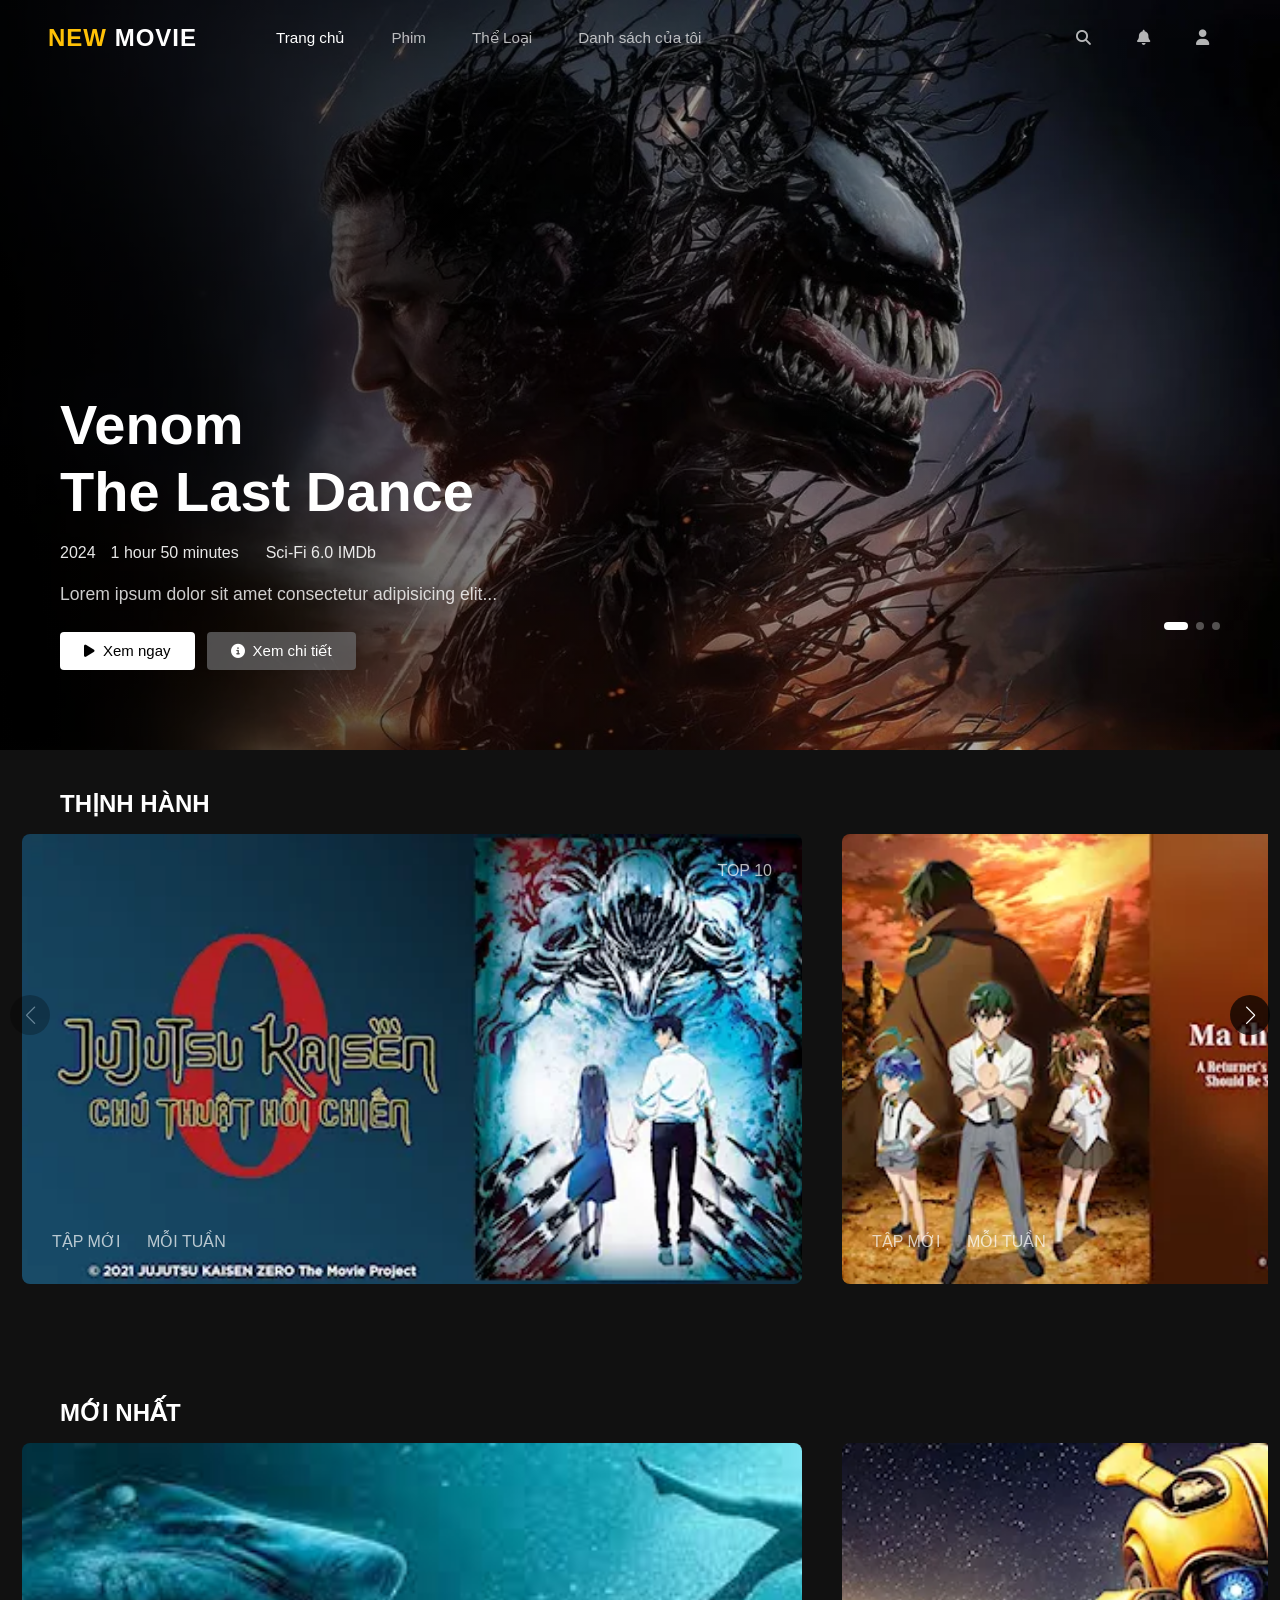
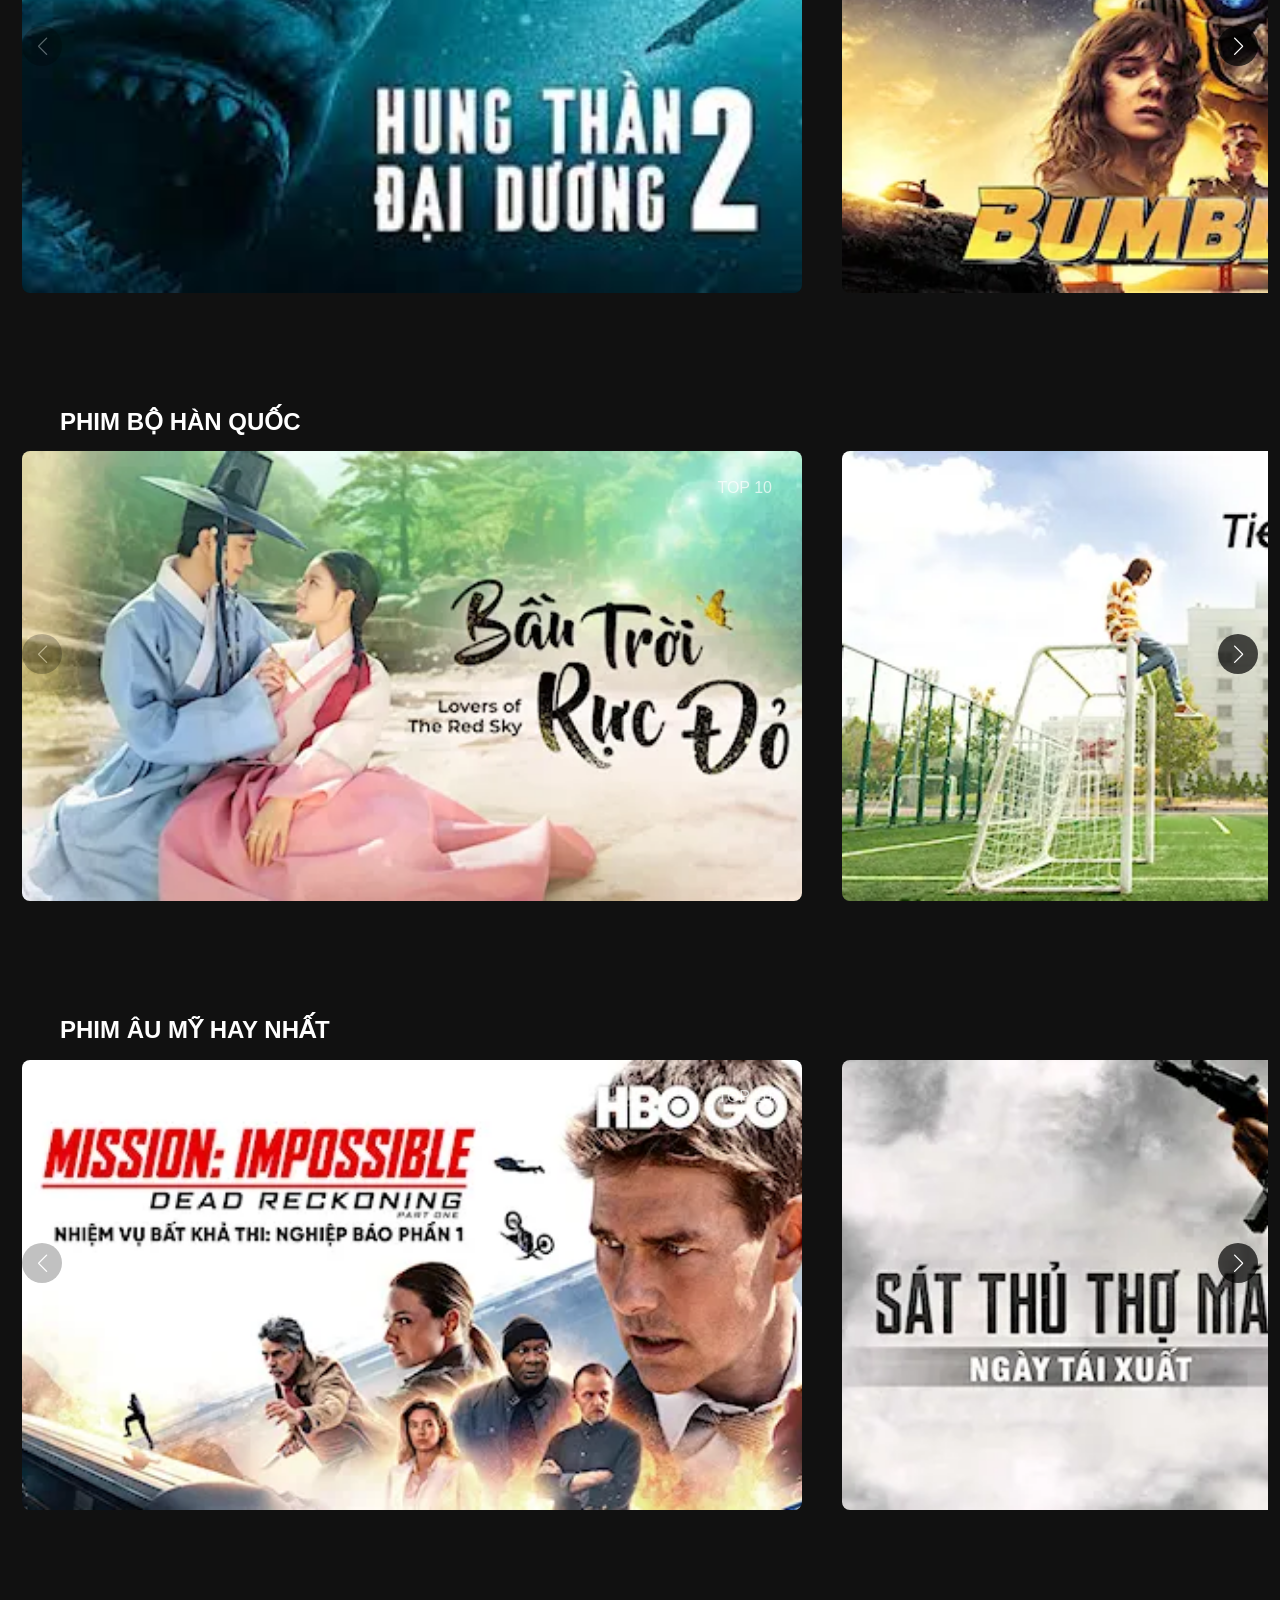
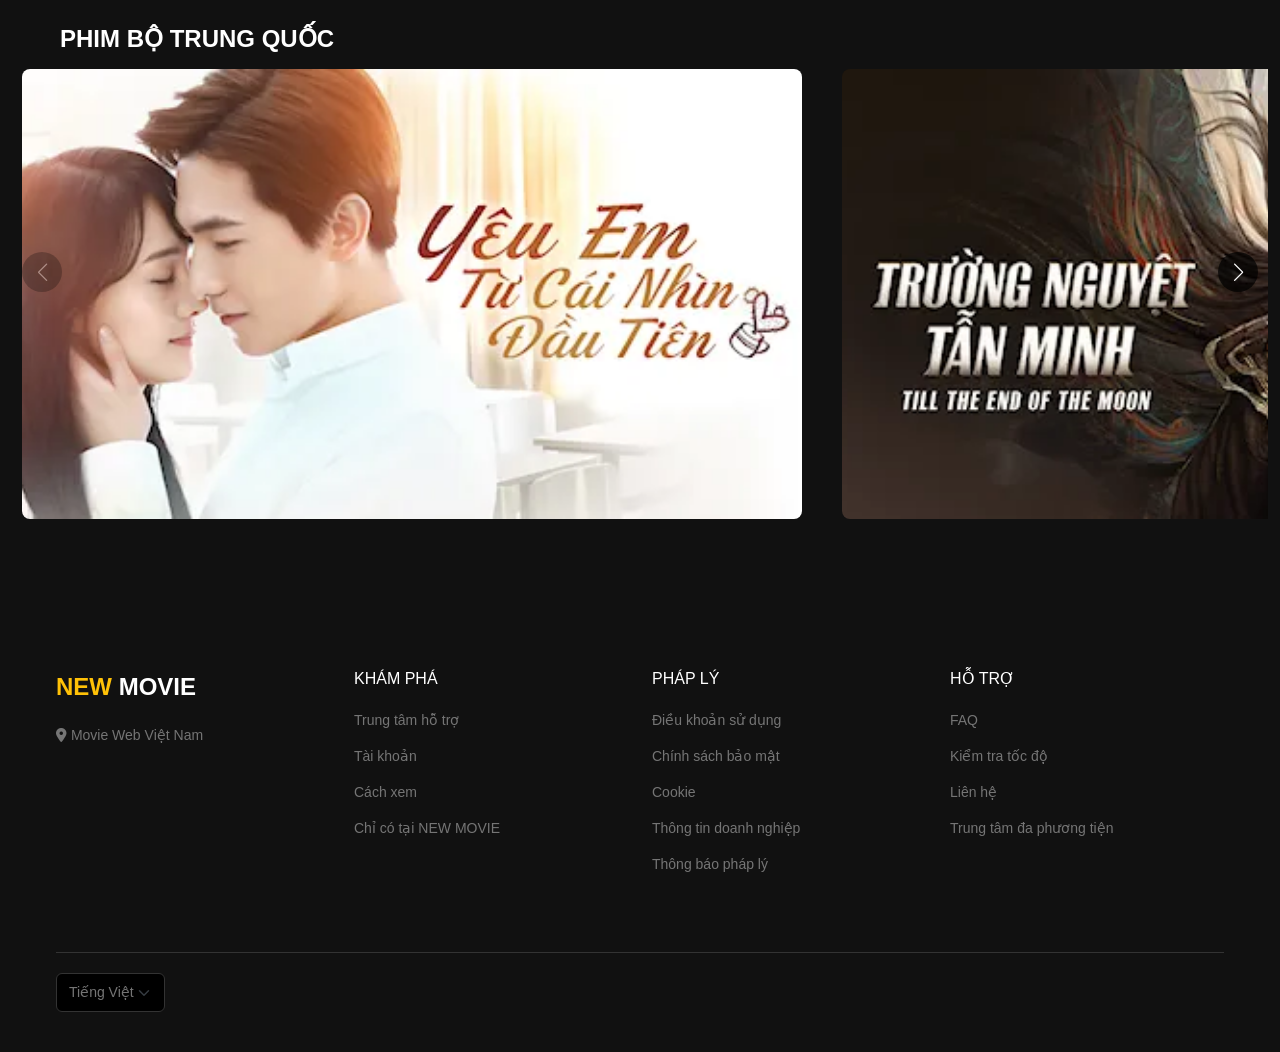
<file: html/index.html>
<!DOCTYPE html>
<html lang="vi">
  <head>
    <meta charset="UTF-8" />
    <meta name="viewport" content="width=device-width, initial-scale=1" />
    <title>Phim Spider Man</title>
    <link
      href="https://cdn.jsdelivr.net/npm/bootstrap@5.3.3/dist/css/bootstrap.min.css"
      rel="stylesheet"
    />
    <link
      rel="stylesheet"
      href="https://cdn.jsdelivr.net/npm/swiper@9/swiper-bundle.min.css"
    />
    <link
      rel="stylesheet"
      href="https://cdnjs.cloudflare.com/ajax/libs/font-awesome/6.5.0/css/all.min.css"
    />
    <link rel="stylesheet" href="../assets/css/reset.css" />
    <link rel="stylesheet" href="../assets/css/base.css" />
    <link rel="stylesheet" href="../assets/css/styles.css" />
  </head>
  <body>
    <!-- Header/Navbar -->
    <header class="navbar navbar-expand-lg navbar-dark fixed-top">
      <div class="container-fluid px-5">
        <a class="navbar-brand fw-bold text-warning" href="#">
          NEW <span class="text-white">MOVIE</span>
        </a>

        <div class="collapse navbar-collapse" id="navbarNav">
          <ul class="navbar-nav main-nav">
            <li class="nav-item">
              <a class="nav-link active" href="#">Trang chủ</a>
            </li>
            <li class="nav-item">
              <a class="nav-link" href="movie.html">Phim</a>
            </li>
            <li class="nav-item">
              <a class="nav-link" href="#">Thể Loại</a>
            </li>
            <li class="nav-item">
              <a class="nav-link" href="mylist.html">Danh sách của tôi</a>
            </li>
          </ul>

          <ul class="navbar-nav ms-auto">
            <li class="nav-item">
              <a class="nav-link" href="#"><i class="fas fa-search"></i></a>
            </li>
            <li class="nav-item">
              <a class="nav-link" href="#"><i class="fas fa-bell"></i></a>
            </li>
            <li class="nav-item">
              <a class="nav-link" href="login.html"><i class="fas fa-user"></i></a>
            </li>
          </ul>
        </div>
      </div>
    </header>

    <!-- Login Modal -->
    <div class="modal fade" id="loginModal" tabindex="-1">
      <div class="modal-dialog modal-dialog-centered">
        <div class="modal-content auth-form">
          <div class="modal-header border-0">
            <h1>Đăng nhập</h1>
            <button
              type="button"
              class="btn-close btn-close-white"
              data-bs-dismiss="modal"
            ></button>
          </div>
          <div class="modal-body">
            <form>
              <div class="form-group">
                <label for="email">Email hoặc số điện thoại</label>
                <input
                  type="text"
                  class="form-control"
                  id="email"
                  placeholder="Nhập email hoặc số điện thoại"
                />
              </div>

              <div class="form-group">
                <label for="password">Mật khẩu</label>
                <input
                  type="password"
                  class="form-control"
                  id="password"
                  placeholder="Nhập mật khẩu"
                />
              </div>

              <div class="form-check">
                <div>
                  <input type="checkbox" id="remember" />
                  <label for="remember">Ghi nhớ đăng nhập</label>
                </div>
                <a href="#">Quên mật khẩu?</a>
              </div>

              <button type="submit" class="btn-submit">Đăng nhập</button>

              <div class="auth-footer">
                Bạn chưa có tài khoản?
                <a
                  href="#"
                  data-bs-toggle="modal"
                  data-bs-target="#registerModal"
                  data-bs-dismiss="modal"
                  >Đăng ký ngay</a
                >
              </div>
            </form>
          </div>
        </div>
      </div>
    </div>

    <!-- Register Modal -->
    <div class="modal fade" id="registerModal" tabindex="-1">
      <div class="modal-dialog modal-dialog-centered">
        <div class="modal-content auth-form">
          <div class="modal-header border-0">
            <h1>Đăng ký</h1>
            <button
              type="button"
              class="btn-close btn-close-white"
              data-bs-dismiss="modal"
            ></button>
          </div>
          <div class="modal-body">
            <form>
              <div class="form-group">
                <label for="reg-fullname">Họ và tên</label>
                <input
                  type="text"
                  class="form-control"
                  id="reg-fullname"
                  placeholder="Nhập họ và tên"
                />
              </div>
              <div class="form-group">
                <label for="reg-email">Email</label>
                <input
                  type="email"
                  class="form-control"
                  id="reg-email"
                  placeholder="Nhập địa chỉ email"
                />
              </div>
              <div class="form-group">
                <label for="reg-phone">Số điện thoại</label>
                <input
                  type="tel"
                  class="form-control"
                  id="reg-phone"
                  placeholder="Nhập số điện thoại"
                />
              </div>
              <div class="form-group">
                <label for="reg-password">Mật khẩu</label>
                <input
                  type="password"
                  class="form-control"
                  id="reg-password"
                  placeholder="Nhập mật khẩu"
                />
              </div>
              <div class="form-group">
                <label for="reg-confirm-password">Xác nhận mật khẩu</label>
                <input
                  type="password"
                  class="form-control"
                  id="reg-confirm-password"
                  placeholder="Nhập lại mật khẩu"
                />
              </div>
              <div class="form-check">
                <div>
                  <input type="checkbox" id="reg-terms" />
                  <label for="reg-terms"
                    >Tôi đồng ý với điều khoản sử dụng</label
                  >
                </div>
              </div>
              <button type="submit" class="btn-submit">Đăng ký</button>

              <div class="auth-footer">
                Đã có tài khoản?
                <a
                  href="#"
                  data-bs-toggle="modal"
                  data-bs-target="#loginModal"
                  data-bs-dismiss="modal"
                  >Đăng nhập ngay</a
                >
              </div>
            </form>
          </div>
        </div>
      </div>
    </div>

    <!-- Movie Banner Section -->
    <section class="movie-banner">
      <div class="movie-slider">
        <div
          class="movie-content active"
          style="background-image: url('../assets/images/venom-bg.webp')"
        >
          <h1>Venom<br />The Last Dance</h1>
          <div class="movie-meta">
            <span class="year">2024</span>
            <span class="duration">1 hour 50 minutes</span>
            <span class="badge">Sci-Fi 6.0 IMDb</span>
          </div>
          <p>Lorem ipsum dolor sit amet consectetur adipisicing elit...</p>
          <div class="movie-buttons">
            <button class="btn btn-light btn-play">
              <i class="fas fa-play"></i>Xem ngay
            </button>
            <button class="btn btn-secondary btn-trailer">
              <i class="fas fa-info-circle"></i>Xem chi tiết
            </button>
          </div>
        </div>

        <div
          class="movie-content"
          style="background-image: url('../assets/images/movie-02.jpg')"
        >
          <h1>Interstellar</h1>
          <div class="movie-meta">
            <span class="year">2014</span>
            <span class="duration">2 hour 49 minutes</span>
            <span class="badge">Sci-Fi 8.7 IMDb</span>
          </div>
          <p>Lorem ipsum dolor sit amet consectetur adipisicing elit...</p>
          <div class="movie-buttons">
            <button class="btn btn-light btn-play">
              <i class="fas fa-play"></i>Xem ngay
            </button>
            <button class="btn btn-secondary btn-trailer">
              <i class="fas fa-info-circle"></i>Xem chi tiết
            </button>
          </div>
        </div>

        <div
          class="movie-content"
          style="background-image: url('../assets/images/movie-03.jpg')"
        >
          <h1>Spider-Man<br />No Way Home</h1>
          <div class="movie-meta">
            <span class="year">2021</span>
            <span class="duration">2 hour 28 minutes</span>
            <span class="badge">Action 8.3 IMDb</span>
          </div>
          <p>Lorem ipsum dolor sit amet consectetur adipisicing elit...</p>
          <div class="movie-buttons">
            <button class="btn btn-light btn-play">
              <i class="fas fa-play"></i>Xem ngay
            </button>
            <button class="btn btn-secondary btn-trailer">
              <i class="fas fa-info-circle"></i>Xem chi tiết
            </button>
          </div>
        </div>
      </div>

      <div class="movie-dots">
        <span class="dot active"></span>
        <span class="dot"></span>
        <span class="dot"></span>
      </div>
    </section>

    <!-- Movie Sections -->
    <section class="movie-poster-slider">
      <h2>THỊNH HÀNH</h2>
      <div class="container-fluid">
        <div class="swiper mySwiper">
          <div class="swiper-wrapper">
            <div class="swiper-slide">
              <div class="top-badge">TOP 10</div>
              <img src="../assets/images/anime-01.webp" alt="Movie 1" />
              <div class="episode-badge">TẬP MỚI</div>
              <div class="update-badge">MỖI TUẦN</div>
            </div>
            <div class="swiper-slide">
              <div class="top-badge">TOP 10</div>
              <img src="../assets/images/anime-02.webp" alt="Movie 2" />
              <div class="episode-badge">TẬP MỚI</div>
              <div class="update-badge">MỖI TUẦN</div>
            </div>
            <div class="swiper-slide">
              <div class="top-badge">TOP 10</div>
              <img src="../assets/images/anime-03.webp" alt="Movie 3" />
              <div class="episode-badge">TẬP MỚI</div>
              <div class="update-badge">MỖI TUẦN</div>
            </div>
            <div class="swiper-slide">
              <div class="top-badge">TOP 10</div>
              <img src="../assets/images/anime-04.webp" alt="Movie 4" />
              <div class="episode-badge">TẬP MỚI</div>
              <div class="update-badge">MỖI TUẦN</div>
            </div>
            <div class="swiper-slide">
              <div class="top-badge">TOP 10</div>
              <img src="../assets/images/anime-05.webp" alt="Movie 5" />
              <div class="episode-badge">TẬP MỚI</div>
              <div class="update-badge">MỖI TUẦN</div>
            </div>
            <div class="swiper-slide">
              <div class="top-badge">TOP 10</div>
              <img src="../assets/images/anime-06.webp" alt="Movie 6" />
              <div class="episode-badge">TẬP MỚI</div>
              <div class="update-badge">MỖI TUẦN</div>
            </div>
            </div>
          </div>
          <div class="swiper-button-next"></div>
          <div class="swiper-button-prev"></div>
        </div>
      </div>
    </section>

    <section class="movie-poster-slider">
      <h2>MỚI NHẤT</h2>
      <div class="container-fluid">
        <div class="swiper mySwiper">
          <div class="swiper-wrapper">
            <div class="swiper-slide">
              <img src="../assets/images/new-01.jpg" alt="Movie 1" />
            </div>
            <div class="swiper-slide">
              <img src="../assets/images/new-02.webp" alt="Movie 2" />
            </div>
            <div class="swiper-slide">
              <img src="../assets/images/new-03.webp" alt="Movie 3" />
            </div>
            <div class="swiper-slide">
              <img src="../assets/images/new-04.webp" alt="Movie 4" />
            </div>
            <div class="swiper-slide">
              <img src="../assets/images/new-05.webp" alt="Movie 5" />
            </div>
            <div class="swiper-slide">
              <img src="../assets/images/new-06.webp" alt="Movie 6" />
            </div>
          </div>
          <div class="swiper-button-next"></div>
          <div class="swiper-button-prev"></div>
        </div>
      </div>
    </section>

    <section class="movie-poster-slider">
      <h2>PHIM BỘ HÀN QUỐC</h2>
      <div class="container-fluid">
        <div class="swiper mySwiper">
          <div class="swiper-wrapper">
            <div class="swiper-slide">
              <div class="top-badge">TOP 10</div>
              <img src="../assets/images/hq-01.webp" alt="Movie 1" />
            </div>
            <div class="swiper-slide">
              <div class="top-badge">TOP 10</div>
              <img src="../assets/images/hq-02.webp" alt="Movie 2" />
            </div>
            <div class="swiper-slide">
              <div class="top-badge">TOP 10</div>
              <img src="../assets/images/hq-03.webp" alt="Movie 3" />
            </div>
            <div class="swiper-slide">
              <div class="top-badge">TOP 10</div>
              <img src="../assets/images/hq-04.webp" alt="Movie 4" />
            </div>
            <div class="swiper-slide">
              <div class="top-badge">TOP 10</div>
              <img src="../assets/images/hq-05.webp" alt="Movie 5" />
            </div>
            <div class="swiper-slide">
              <div class="top-badge">TOP 10</div>
              <img src="../assets/images/hq-06.webp" alt="Movie 6" />
            </div>
            <div class="swiper-slide">
              <div class="top-badge">TOP 10</div>
              <img src="../assets/images/hq-07.webp" alt="Movie 7" />
            </div>
          </div>
          <div class="swiper-button-next"></div>
          <div class="swiper-button-prev"></div>
        </div>
      </div>
    </section>

    <section class="movie-poster-slider">
      <h2>PHIM ÂU MỸ HAY NHẤT</h2>
      <div class="container-fluid">
        <div class="swiper mySwiper">
          <div class="swiper-wrapper">
            <div class="swiper-slide">
              <div class="top-badge">TOP 10</div>
              <img src="../assets/images/A-01.webp" alt="Movie 1" />
            </div>
            <div class="swiper-slide">
              <div class="top-badge">TOP 10</div>
              <img src="../assets/images/A-02.webp" alt="Movie 2" />
            </div>
            <div class="swiper-slide">
              <div class="top-badge">TOP 10</div>
              <img src="../assets/images/A-03.webp" alt="Movie 3" />
            </div>
            <div class="swiper-slide">
              <div class="top-badge">TOP 10</div>
              <img src="../assets/images/A-04.webp" alt="Movie 4" />
            </div>
            <div class="swiper-slide">
              <div class="top-badge">TOP 10</div>
              <img src="../assets/images/A-05.webp" alt="Movie 5" />
            </div>
            <div class="swiper-slide">
              <div class="top-badge">TOP 10</div>
              <img src="../assets/images/A-06.webp" alt="Movie 6" />
            </div>
          </div>
          <div class="swiper-button-next"></div>
          <div class="swiper-button-prev"></div>
        </div>
      </div>
    </section>

    <section class="movie-poster-slider">
      <h2>PHIM BỘ TRUNG QUỐC</h2>
      <div class="container-fluid">
        <div class="swiper mySwiper">
          <div class="swiper-wrapper">
            <div class="swiper-slide">
              <div class="top-badge">TOP 10</div>
              <img src="../assets/images/TQ-01.webp" alt="Movie 1" />
            </div>
            <div class="swiper-slide">
              <div class="top-badge">TOP 10</div>
              <img src="../assets/images/TQ-02.webp" alt="Movie 2" />
            </div>
            <div class="swiper-slide">
              <div class="top-badge">TOP 10</div>
              <img src="../assets/images/TQ-03.webp" alt="Movie 3" />
            </div>
            <div class="swiper-slide">
              <div class="top-badge">TOP 10</div>
              <img src="../assets/images/TQ-04.webp" alt="Movie 4" />
            </div>
            <div class="swiper-slide">
              <div class="top-badge">TOP 10</div>
              <img src="../assets/images/TQ-05.webp" alt="Movie 5" />
            </div>
            <div class="swiper-slide">
              <div class="top-badge">TOP 10</div>
              <img src="../assets/images/TQ-06.webp" alt="Movie 6" />
            </div>
          </div>
          <div class="swiper-button-next"></div>
          <div class="swiper-button-prev"></div>
        </div>
      </div>
    </section>

    <!-- Footer -->
    <footer class="footer">
      <div class="container">
        <div class="row">
          <div class="col-lg-3 col-md-12 mb-4">
            <a class="footer-brand" href="#"> NEW <span>MOVIE</span> </a>
            <p class="location">
              <i class="fas fa-map-marker-alt"></i>
              Movie Web Việt Nam
            </p>
          </div>

          <div class="col-lg-3 col-md-4 col-6 mb-4">
            <h5>KHÁM PHÁ</h5>
            <ul class="footer-links">
              <li><a href="#">Trung tâm hỗ trợ</a></li>
              <li><a href="#">Tài khoản</a></li>
              <li><a href="#">Cách xem</a></li>
              <li><a href="#">Chỉ có tại NEW MOVIE</a></li>
            </ul>
          </div>

          <div class="col-lg-3 col-md-4 col-6 mb-4">
            <h5>PHÁP LÝ</h5>
            <ul class="footer-links">
              <li><a href="#">Điều khoản sử dụng</a></li>
              <li><a href="#">Chính sách bảo mật</a></li>
              <li><a href="#">Cookie</a></li>
              <li><a href="#">Thông tin doanh nghiệp</a></li>
              <li><a href="#">Thông báo pháp lý</a></li>
            </ul>
          </div>

          <div class="col-lg-3 col-md-4 col-6 mb-4">
            <h5>HỖ TRỢ</h5>
            <ul class="footer-links">
              <li><a href="#">FAQ</a></li>
              <li><a href="#">Kiểm tra tốc độ</a></li>
              <li><a href="#">Liên hệ</a></li>
              <li><a href="#">Trung tâm đa phương tiện</a></li>
            </ul>
          </div>
        </div>

        <div class="language-select">
          <select class="form-select">
            <option value="vi">Tiếng Việt</option>
            <option value="en">English</option>
          </select>
        </div>
      </div>
    </footer>

    <script src="https://cdn.jsdelivr.net/npm/bootstrap@5.3.3/dist/js/bootstrap.bundle.min.js"></script>
    <script src="https://cdn.jsdelivr.net/npm/swiper@9/swiper-bundle.min.js"></script>
    <script src="../assets/js/main.js"></script>
  </body>
</html>
</file>
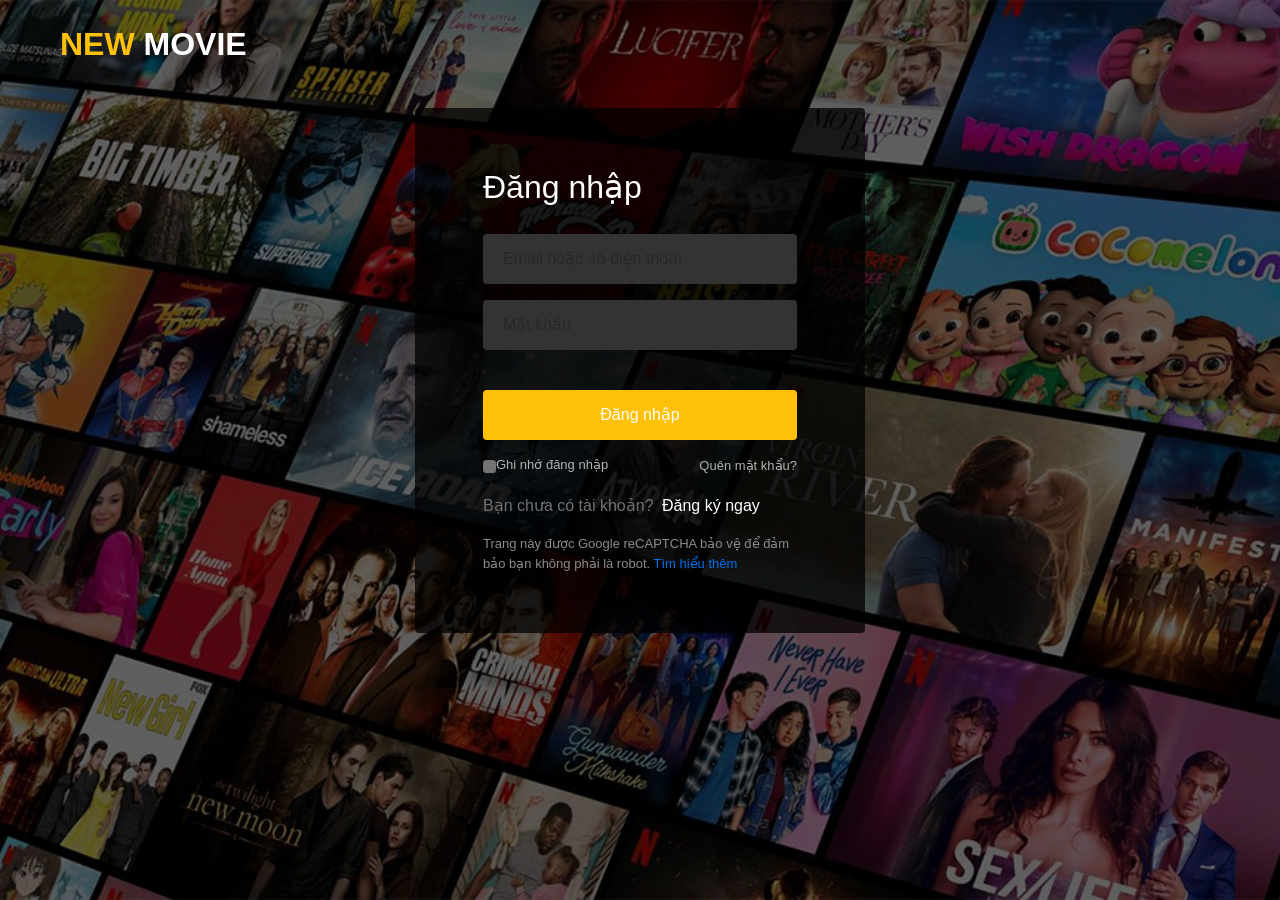
<file: html/login.html>
<!DOCTYPE html>
<html lang="vi">
  <head>
    <meta charset="UTF-8" />
    <meta name="viewport" content="width=device-width, initial-scale=1.0" />
    <title>Đăng nhập - NEW MOVIE</title>
    <link
      href="https://cdn.jsdelivr.net/npm/bootstrap@5.3.3/dist/css/bootstrap.min.css"
      rel="stylesheet"
    />
    <link
      rel="stylesheet"
      href="https://cdnjs.cloudflare.com/ajax/libs/font-awesome/6.5.0/css/all.min.css"
    />
    <link rel="stylesheet" href="../assets/css/reset.css" />
    <link rel="stylesheet" href="../assets/css/base.css" />
    <link rel="stylesheet" href="../assets/css/login.css" />
  </head>
  <body>
    <div class="overlay">
      <header class="login-header">
        <a href="index.html" class="login-logo"> NEW <span>MOVIE</span> </a>
      </header>

      <main>
        <div class="login-container">
          <div class="login-form">
            <h1>Đăng nhập</h1>
            <form>
              <input
                type="text"
                class="form-control"
                placeholder="Email hoặc số điện thoại"
              />
              <input
                type="password"
                class="form-control"
                placeholder="Mật khẩu"
              />
              <button type="submit" class="btn btn-login">Đăng nhập</button>

              <div class="remember-forgot">
                <div class="form-check">
                  <input
                    type="checkbox"
                    class="form-check-input"
                    id="remember"
                  />
                  <label class="form-check-label" for="remember"
                    >Ghi nhớ đăng nhập</label
                  >
                </div>
                <a href="#" class="forgot-password">Quên mật khẩu?</a>
              </div>

              <div class="signup-now">
                Bạn chưa có tài khoản?
                <a href="register.html">Đăng ký ngay</a>
              </div>

              <div class="recaptcha-terms">
                Trang này được Google reCAPTCHA bảo vệ để đảm bảo bạn không phải
                là robot.
                <a href="#">Tìm hiểu thêm</a>
              </div>
            </form>
          </div>
        </div>
      </main>
    </div>

    <script src="https://cdn.jsdelivr.net/npm/bootstrap@5.3.3/dist/js/bootstrap.bundle.min.js"></script>
  </body>
</html>
</file>
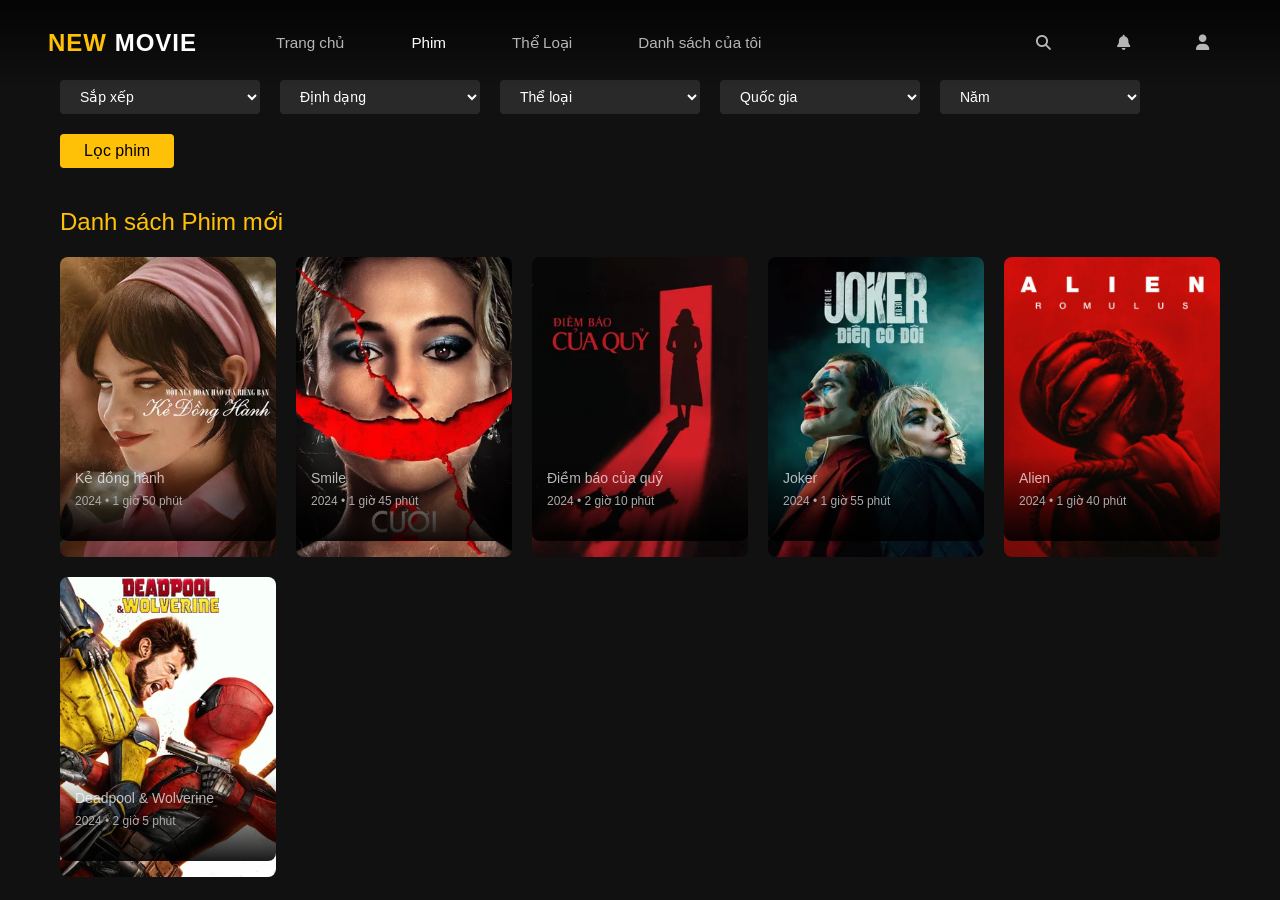
<file: html/movie.html>
<!DOCTYPE html>
<html lang="vi">
  <head>
    <meta charset="UTF-8" />
    <meta name="viewport" content="width=device-width, initial-scale=1" />
    <title>Phim - NEW MOVIE</title>
    <link
      href="https://cdn.jsdelivr.net/npm/bootstrap@5.3.3/dist/css/bootstrap.min.css"
      rel="stylesheet"
    />
    <link
      rel="stylesheet"
      href="https://cdnjs.cloudflare.com/ajax/libs/font-awesome/6.5.0/css/all.min.css"
    />
    <link rel="stylesheet" href="../assets/css/reset.css" />
    <link rel="stylesheet" href="../assets/css/base.css" />
    <link rel="stylesheet" href="../assets/css/styles.css" />
    <link rel="stylesheet" href="../assets/css/movie.css" />
  </head>
  <body>
    <!-- Header/Navbar -->
    <header class="navbar navbar-expand-lg navbar-dark fixed-top">
      <div class="container-fluid px-5">
        <a class="navbar-brand fw-bold text-warning" href="index.html">
          NEW <span class="text-white">MOVIE</span>
        </a>

        <button
          class="navbar-toggler"
          type="button"
          data-bs-toggle="collapse"
          data-bs-target="#navbarNav"
        >
          <span class="navbar-toggler-icon"></span>
        </button>

        <div class="collapse navbar-collapse" id="navbarNav">
          <ul class="navbar-nav main-nav">
            <li class="nav-item">
              <a class="nav-link" href="index.html">Trang chủ</a>
            </li>
            <li class="nav-item">
              <a class="nav-link active" href="movie.html">Phim</a>
            </li>
            <li class="nav-item">
              <a class="nav-link" href="#">Thể Loại</a>
            </li>
            <li class="nav-item">
              <a class="nav-link" href="mylist.html">Danh sách của tôi</a>
            </li>
          </ul>

          <ul class="navbar-nav ms-auto">
            <li class="nav-item">
              <a class="nav-link" href="#"><i class="fas fa-search"></i></a>
            </li>
            <li class="nav-item">
              <a class="nav-link" href="#"><i class="fas fa-bell"></i></a>
            </li>
            <li class="nav-item">
              <a class="nav-link" href="login.html"
                ><i class="fas fa-user"></i
              ></a>
            </li>
          </ul>
        </div>
      </div>
    </header>

    <!-- Movie Filter Section -->
    <section class="movie-filter">
      <div class="filter-row">
        <select class="filter-select">
          <option value="" disabled selected>Sắp xếp</option>
          <option value="newest">Mới nhất</option>
          <option value="popular">Phổ biến nhất</option>
          <option value="rating">Đánh giá cao</option>
        </select>

        <select class="filter-select">
          <option value="" disabled selected>Định dạng</option>
          <option value="movie">Phim lẻ</option>
          <option value="series">Phim bộ</option>
          <option value="anime">Hoạt hình</option>
        </select>

        <select class="filter-select">
          <option value="" disabled selected>Thể loại</option>
          <option value="action">Hành động</option>
          <option value="comedy">Hài hước</option>
          <option value="drama">Chính kịch</option>
          <option value="horror">Kinh dị</option>
          <option value="romance">Tình cảm</option>
        </select>

        <select class="filter-select">
          <option value="" disabled selected>Quốc gia</option>
          <option value="us">Âu - Mỹ</option>
          <option value="korea">Hàn Quốc</option>
          <option value="china">Trung Quốc</option>
          <option value="japan">Nhật Bản</option>
          <option value="vietnam">Việt Nam</option>
        </select>

        <select class="filter-select">
          <option value="" disabled selected>Năm</option>
          <option value="2024">2024</option>
          <option value="2023">2023</option>
          <option value="2022">2022</option>
          <option value="2021">2021</option>
          <option value="2020">2020</option>
        </select>

        <button class="filter-button">Lọc phim</button>
      </div>
    </section>

    <!-- Movie List Section -->
    <section class="movie-list">
      <h2>Danh sách Phim mới</h2>
      <div class="movie-grid">
        <!-- Movie Card 1 -->
        <div class="movie-card">
          <img src="../assets/images/ss1.webp" alt="Movie 1" />
          <div class="movie-info">
            <h3 class="movie-title">Kẻ đồng hành</h3>
            <div class="movie-meta">2024 • 1 giờ 50 phút</div>
          </div>
        </div>

        <!-- Movie Card 2 -->
        <div class="movie-card">
          <img src="../assets/images/ss2.webp" alt="Movie 2" />
          <div class="movie-info">
            <h3 class="movie-title">Smile</h3>
            <div class="movie-meta">2024 • 1 giờ 45 phút</div>
          </div>
        </div>

        <!-- Movie Card 3 -->
        <div class="movie-card">
          <img src="../assets/images/ss7.webp" alt="Movie 3" />
          <div class="movie-info">
            <h3 class="movie-title">Điềm báo của quỷ</h3>
            <div class="movie-meta">2024 • 2 giờ 10 phút</div>
          </div>
        </div>

        <!-- Movie Card 4 -->
        <div class="movie-card">
          <img src="../assets/images/ss4.webp" alt="Movie 4" />
          <div class="movie-info">
            <h3 class="movie-title">Joker</h3>
            <div class="movie-meta">2024 • 1 giờ 55 phút</div>
          </div>
        </div>

        <!-- Movie Card 5 -->
        <div class="movie-card">
          <img src="../assets/images/ss5.jpg" alt="Movie 5" />
          <div class="movie-info">
            <h3 class="movie-title">Alien</h3>
            <div class="movie-meta">2024 • 1 giờ 40 phút</div>
          </div>
        </div>

        <!-- Movie Card 6 -->
        <div class="movie-card">
          <img src="../assets/images/ss6.webp" alt="Movie 6" />
          <div class="movie-info">
            <h3 class="movie-title">Deadpool & Wolverine</h3>
            <div class="movie-meta">2024 • 2 giờ 5 phút</div>
          </div>
        </div>
      </div>
    </section>

    <script src="https://cdn.jsdelivr.net/npm/bootstrap@5.3.3/dist/js/bootstrap.bundle.min.js"></script>
  </body>
</html>
</file>
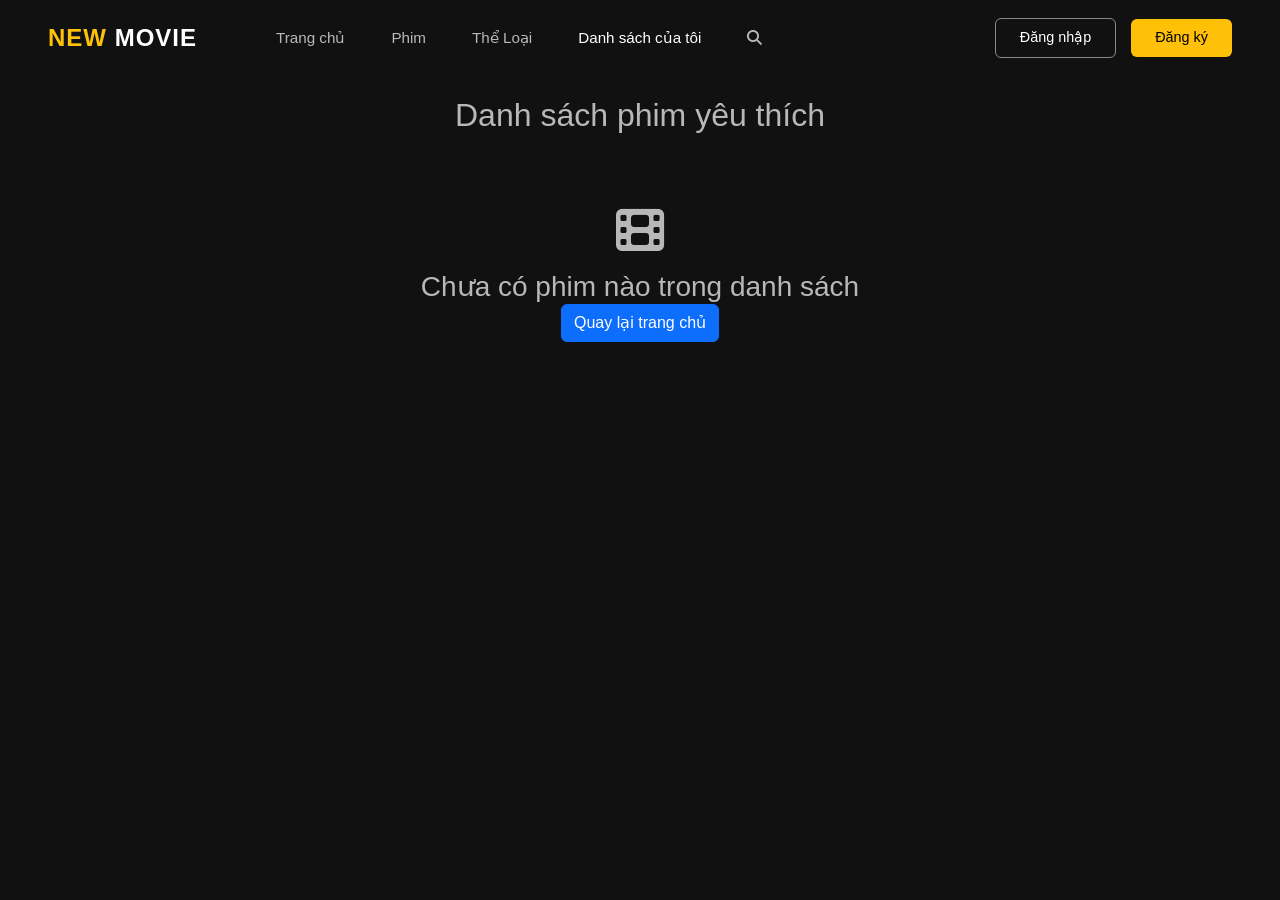
<file: html/mylist.html>
<!DOCTYPE html>
<html lang="vi">
  <head>
    <meta charset="UTF-8" />
    <meta name="viewport" content="width=device-width, initial-scale=1.0" />
    <title>Danh sách phim yêu thích - Movie Web</title>
    <link
      href="https://cdn.jsdelivr.net/npm/bootstrap@5.3.3/dist/css/bootstrap.min.css"
      rel="stylesheet"
    />

    <link
      rel="stylesheet"
      href="https://cdnjs.cloudflare.com/ajax/libs/font-awesome/6.5.1/css/all.min.css"
    />

    <!-- Custom CSS -->
    <link rel="stylesheet" href="../assets/css/base.css" />
    <link rel="stylesheet" href="../assets/css/styles.css" />
    <link rel="stylesheet" href="../assets/css/reset.css" />
    <link rel="stylesheet" href="../assets/css/auth.css" />
  </head>
  <body>
    <!-- Navbar -->
    <nav class="navbar navbar-expand-lg navbar-dark fixed-top">
      <div class="container-fluid px-5">
        <a class="navbar-brand fw-bold text-warning" href="index.html"
          >NEW <span class="text-white">MOVIE</span></a
        >
        <button
          class="navbar-toggler"
          type="button"
          data-bs-toggle="collapse"
          data-bs-target="#navbarNav"
        >
          <span class="navbar-toggler-icon"></span>
        </button>
        <div
          class="collapse navbar-collapse justify-content-end"
          id="navbarNav"
        >
          <ul class="navbar-nav me-auto">
            <li class="nav-item">
              <a class="nav-link" href="index.html">Trang chủ</a>
            </li>
            <li class="nav-item">
              <a class="nav-link" href="movie.html">Phim</a>
            </li>
            <li class="nav-item">
              <a class="nav-link" href="#">Thể Loại</a>
            </li>
            <li class="nav-item">
              <a class="nav-link active" href="mylist.html"
                >Danh sách của tôi</a
              >
            </li>
            <li class="nav-item">
              <a class="nav-link" href="#"><i class="fas fa-search"></i></a>
            </li>
          </ul>
          <div class="auth-buttons">
            <a
              href="#"
              class="btn-login text-decoration-none"
              data-bs-toggle="modal"
              data-bs-target="#loginModal"
              >Đăng nhập</a
            >
            <a
              href="#"
              class="btn-register text-decoration-none"
              data-bs-toggle="modal"
              data-bs-target="#registerModal"
              >Đăng ký</a
            >
          </div>
        </div>
      </div>
    </nav>

    <!-- Main Content -->
    <div class="container mt-5 pt-5">
      <h2 class="mb-4 text-center">Danh sách phim yêu thích</h2>
      <div class="row">
        <!-- Empty State -->
        <div class="col-12 text-center py-5">
          <i class="fas fa-film fa-3x mb-3"></i>
          <h3>Chưa có phim nào trong danh sách</h3>
          <a href="index.html" class="btn btn-primary">Quay lại trang chủ</a>
        </div>
      </div>
    </div>

    <!-- Login Modal -->
    <div class="modal fade" id="loginModal" tabindex="-1">
      <div class="modal-dialog modal-dialog-centered">
        <div class="modal-content auth-form">
          <div class="modal-header border-0">
            <h1>Đăng nhập</h1>
            <button
              type="button"
              class="btn-close btn-close-white"
              data-bs-dismiss="modal"
            ></button>
          </div>
          <div class="modal-body">
            <form>
              <div class="form-group">
                <label for="email">Email hoặc số điện thoại</label>
                <input
                  type="text"
                  class="form-control"
                  id="email"
                  placeholder="Nhập email hoặc số điện thoại"
                />
              </div>

              <div class="form-group">
                <label for="password">Mật khẩu</label>
                <input
                  type="password"
                  class="form-control"
                  id="password"
                  placeholder="Nhập mật khẩu"
                />
              </div>

              <div class="form-check">
                <div>
                  <input type="checkbox" id="remember" />
                  <label for="remember">Ghi nhớ đăng nhập</label>
                </div>
                <a href="#">Quên mật khẩu?</a>
              </div>

              <button type="submit" class="btn-submit">Đăng nhập</button>

              <div class="auth-footer">
                Bạn chưa có tài khoản?
                <a
                  href="#"
                  data-bs-toggle="modal"
                  data-bs-target="#registerModal"
                  data-bs-dismiss="modal"
                  >Đăng ký ngay</a
                >
              </div>
            </form>
          </div>
        </div>
      </div>
    </div>

    <!-- Register Modal -->
    <div class="modal fade" id="registerModal" tabindex="-1">
      <div class="modal-dialog modal-dialog-centered">
        <div class="modal-content auth-form">
          <div class="modal-header border-0">
            <h1>Đăng ký</h1>
            <button
              type="button"
              class="btn-close btn-close-white"
              data-bs-dismiss="modal"
            ></button>
          </div>
          <div class="modal-body">
            <form>
              <div class="form-group">
                <label for="reg-fullname">Họ và tên</label>
                <input
                  type="text"
                  class="form-control"
                  id="reg-fullname"
                  placeholder="Nhập họ và tên"
                />
              </div>

              <div class="form-group">
                <label for="reg-email">Email</label>
                <input
                  type="email"
                  class="form-control"
                  id="reg-email"
                  placeholder="Nhập địa chỉ email"
                />
              </div>

              <div class="form-group">
                <label for="reg-phone">Số điện thoại</label>
                <input
                  type="tel"
                  class="form-control"
                  id="reg-phone"
                  placeholder="Nhập số điện thoại"
                />
              </div>

              <div class="form-group">
                <label for="reg-password">Mật khẩu</label>
                <input
                  type="password"
                  class="form-control"
                  id="reg-password"
                  placeholder="Nhập mật khẩu"
                />
              </div>

              <div class="form-group">
                <label for="reg-confirm-password">Xác nhận mật khẩu</label>
                <input
                  type="password"
                  class="form-control"
                  id="reg-confirm-password"
                  placeholder="Nhập lại mật khẩu"
                />
              </div>

              <div class="form-check">
                <div>
                  <input type="checkbox" id="reg-terms" />
                  <label for="reg-terms"
                    >Tôi đồng ý với điều khoản sử dụng</label
                  >
                </div>
              </div>

              <button type="submit" class="btn-submit">Đăng ký</button>

              <div class="auth-footer">
                Đã có tài khoản?
                <a
                  href="#"
                  data-bs-toggle="modal"
                  data-bs-target="#loginModal"
                  data-bs-dismiss="modal"
                  >Đăng nhập ngay</a
                >
              </div>
            </form>
          </div>
        </div>
      </div>
    </div>

    <!-- Scripts -->
    <script src="https://cdn.jsdelivr.net/npm/bootstrap@5.3.3/dist/js/bootstrap.bundle.min.js"></script>
    <script src="../assets/js/main.js"></script>
  </body>
</html>
</file>
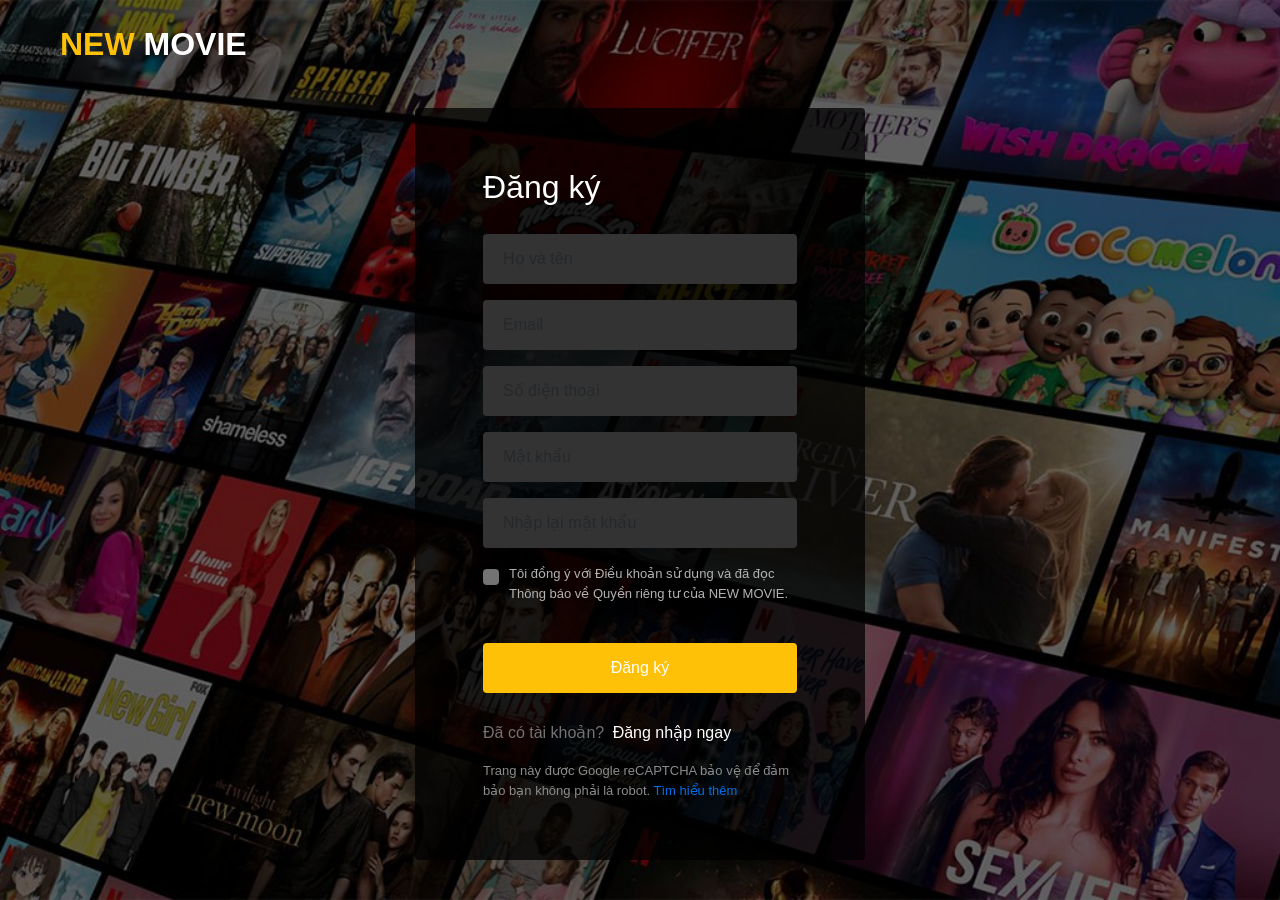
<file: html/register.html>
<!DOCTYPE html>
<html lang="vi">
  <head>
    <meta charset="UTF-8" />
    <meta name="viewport" content="width=device-width, initial-scale=1.0" />
    <title>Đăng ký - NEW MOVIE</title>
    <link
      href="https://cdn.jsdelivr.net/npm/bootstrap@5.3.3/dist/css/bootstrap.min.css"
      rel="stylesheet"
    />
    <link
      rel="stylesheet"
      href="https://cdnjs.cloudflare.com/ajax/libs/font-awesome/6.5.0/css/all.min.css"
    />
    <link rel="stylesheet" href="../assets/css/reset.css" />
    <link rel="stylesheet" href="../assets/css/base.css" />
    <link rel="stylesheet" href="../assets/css/register.css" />
  </head>
  <body>
    <div class="overlay">
      <header class="register-header">
        <a href="index.html" class="register-logo"> NEW <span>MOVIE</span> </a>
      </header>

      <main>
        <div class="register-container">
          <div class="register-form">
            <h1>Đăng ký</h1>
            <form>
              <input type="text" class="form-control" placeholder="Họ và tên" />
              <input type="email" class="form-control" placeholder="Email" />
              <input
                type="tel"
                class="form-control"
                placeholder="Số điện thoại"
              />
              <input
                type="password"
                class="form-control"
                placeholder="Mật khẩu"
              />
              <input
                type="password"
                class="form-control"
                placeholder="Nhập lại mật khẩu"
              />

              <div class="form-check">
                <input type="checkbox" class="form-check-input" id="terms" />
                <label class="form-check-label" for="terms">
                  Tôi đồng ý với Điều khoản sử dụng và đã đọc Thông báo về Quyền
                  riêng tư của NEW MOVIE.
                </label>
              </div>

              <button type="submit" class="btn btn-register">Đăng ký</button>

              <div class="signin-now">
                Đã có tài khoản?
                <a href="login.html">Đăng nhập ngay</a>
              </div>

              <div class="recaptcha-terms">
                Trang này được Google reCAPTCHA bảo vệ để đảm bảo bạn không phải
                là robot.
                <a href="#">Tìm hiểu thêm</a>
              </div>
            </form>
          </div>
        </div>
      </main>
    </div>

    <script src="https://cdn.jsdelivr.net/npm/bootstrap@5.3.3/dist/js/bootstrap.bundle.min.js"></script>
  </body>
</html>
</file>
<file: assets/css/base.css>
@import url("https://fonts.googleapis.com/css2?family=DM+Sans:wght@100;200;300;400;500;600;700;800;900&display=swap");

/* Base styles - Các style cơ bản */
/* Variables */
:root {
  --dark-bg: #111111;
  --light-text: rgba(255, 255, 255, 0.7);
  --primary-color: #ffc107;
  --white: #fff;
  --black: #000;
  --gray: #757575;
  --transition: all 0.3s ease;
}

* {
  margin: 0;
  padding: 0;
  box-sizing: border-box;
}

body {
  font-family: "Segoe UI", sans-serif;
  background-color: #111111;
  color: var(--light-text);
  line-height: 1.5;
}

a {
  text-decoration: none;
  color: inherit;
}

img {
  max-width: 100%;
  height: auto;
}

/* Utility classes */
.text-light-50 {
  color: rgba(255, 255, 255, 0.5);
}

.badge {
  padding: 4px 12px;
  border-radius: 4px;
  font-size: 14px;
  font-weight: 500;
}

.container {
  max-width: 1200px;
  margin-left: auto;
  margin-right: auto;
  padding-left: 16px;
  padding-right: 16px;
}

@media (max-width: 1199.98px) {
  .container {
    max-width: 950px;
  }
}

@media (max-width: 991.98px) {
  .container {
    max-width: 720px;
    padding-left: 80px;
    padding-right: 80px;
  }
}

@media (max-width: 767.98px) {
  .container {
    max-width: 540px;
    padding-left: 40px;
    padding-right: 40px;
  }
}

@media (max-width: 576px) {
  .container {
    max-width: 100%;
  }
}

html,
body,
h1,
h2,
h3,
h4,
h5,
h6,
p,
ul,
ol,
li,
figure,
blockquote,
dl,
dd {
  margin: 0;
  padding: 0;
}

ul,
ol {
  list-style: none;
}

button,
input,
textarea {
  font-family: inherit;
  font-size: inherit;
}

html {
  scroll-behavior: smooth;
}

/* Responsive */
@media (max-width: 1200px) {
  .section-one h1 {
    font-size: 3.5rem;
  }

  .swiper-slide {
    width: 600px !important;
  }

  .swiper-slide img {
    height: 338px;
  }
}

@media (max-width: 768px) {
  .section-one .content {
    padding: 0 30px;
  }

  .section-one h1 {
    font-size: 2.5rem;
  }

  .movie-nav {
    padding: 0 30px;
    gap: 15px;
  }

  .swiper-slide {
    width: 400px !important;
  }

  .swiper-slide img {
    height: 225px;
  }
}

@media (max-width: 576px) {
  .swiper-slide {
    width: 400px !important;
  }
  .swiper-slide img {
    height: 225px;
  }
  .section-title {
    font-size: 24px;
  }
}
</file>
<file: assets/css/styles.css>
body {
  background-color: #111111;
}

.section-one {
  position: relative;
  height: 750px;
  overflow: hidden;
}

.section-one .content {
  padding: 0 60px;
  max-width: 550px;
  z-index: 2;
}

.section-one .container {
  padding-left: 0;
  position: relative;
  z-index: 2;
}

.section-one h1 {
  font-size: 3.2rem;
  font-weight: bold;
  line-height: 1.1;
  margin-bottom: 0.8rem;
  color: #fff;
}

.section-one .badge {
  background-color: #ffc107;
  color: #000;
  font-size: 0.9rem;
  padding: 0.5em 1em;
  font-weight: 500;
}

.section-one-buttons {
  display: flex;
  gap: 16px;
  margin-top: 24px;
}

.btn-play,
.btn-trailer {
  display: inline-flex;
  align-items: center;
  gap: 8px;
  padding: 8px 24px;
  border-radius: 4px;
  font-size: 15px;
  font-weight: 500;
  border: none;
  cursor: pointer;
  transition: all 0.2s ease;
}

.btn-play {
  background: #fff;
  color: #000;
}

.btn-play:hover {
  background: rgba(255, 255, 255, 0.9);
  transform: scale(1.05);
}

.btn-trailer {
  background: rgba(109, 109, 110, 0.7);
  color: #fff;
}

.btn-trailer:hover {
  background: rgba(109, 109, 110, 0.9);
  transform: scale(1.05);
}

.btn-play i,
.btn-trailer i {
  font-size: 14px;
}

.movie-poster-slider {
  width: 100%;
  padding: 40px 0;
  margin-bottom: 35px;
  background: #111111;
  position: relative;
}

.movie-poster-slider .container-fluid {
  padding: 0 12px;
}

.movie-poster-slider h2 {
  margin-bottom: 15px;
  padding: 0 60px;
  color: #fff;
  font-size: 24px;
  font-weight: 600;
}

.movie-poster-slider:first-child {
  margin-top: 20px;
}

.movie-poster-slider:last-child {
  margin-bottom: 20px;
}

.section-title {
  padding: 0 60px;
  margin-bottom: 20px;
  color: var(--white);
  font-size: 24px;
  font-weight: 600;
}

.movie-card {
  position: relative;
  width: 100%;
  height: 100%;
}

.swiper-slide {
  width: 800px !important;
  padding: 0 10px;
  position: relative;
}

.swiper-slide img {
  width: 100%;
  height: 450px;
  object-fit: cover;
  border-radius: 8px;
  transition: transform 0.3s ease;
  border: none;
}

/* Badge styles */
.top-badge,
.episode-badge,
.update-badge {
  position: absolute;
  padding: 5px 15px;
  font-size: 16px;
  font-weight: 500;
  z-index: 1;
}

.top-badge {
  top: 20px;
  right: 25px;
}

.episode-badge {
  bottom: 25px;
  left: 25px;
}

.update-badge {
  bottom: 25px;
  left: 120px;
}

.movie-poster-slider .swiper-button-next,
.movie-poster-slider .swiper-button-prev {
  color: white;
  background: rgba(0, 0, 0, 0.7);
  width: 40px;
  height: 40px;
  border-radius: 50%;
  top: 50%;
  transform: translateY(-50%);
  z-index: 10;
}

.movie-poster-slider .swiper-button-next {
  right: 10px;
}

.movie-poster-slider .swiper-button-prev {
  left: 10px;
}

.movie-poster-slider .swiper-button-next:after,
.movie-poster-slider .swiper-button-prev:after {
  font-size: 18px;
}

.swiper-slide:hover img {
  transform: scale(1.05);
  box-shadow: 0 0 20px rgba(0, 0, 0, 0.5);
}

/* Navbar Styles */
.navbar {
  background: transparent;
  padding: 15px 0;
  position: fixed;
  width: 100%;
  top: 0;
  left: 0;
  transition: all 0.3s ease;
  z-index: 1000;
}

.navbar.scrolled {
  background: #000;
  padding: 10px 0;
}

.navbar-brand {
  font-size: 1.5rem;
  letter-spacing: 1px;
}

.navbar-nav {
  margin-left: 40px;
}

.nav-link {
  color: var(--light-text);
  margin: 0 15px;
  font-size: 0.95rem;
  transition: color 0.3s ease;
}

.nav-link:hover {
  color: var(--secondary-color);
}

/* Movie Banner */
.movie-banner {
  position: relative;
  height: 750px;
  overflow: hidden;
}

.movie-banner .movie-content.active {
  position: absolute;
  top: 0;
  left: 0;
  width: 100%;
  height: 100%;
  background: linear-gradient(
      to right,
      rgba(17, 17, 17, 0.9) 0%,
      rgba(17, 17, 17, 0.2) 60%
    ),
    url("../images/venom-bg.webp");
  background-size: cover;
  background-position: center;
  background-repeat: no-repeat;
  display: flex;
  flex-direction: column;
  justify-content: flex-end;
  padding: 0 60px 80px;
  opacity: 1;
  visibility: visible;
}

.movie-banner .movie-content.active h1 {
  font-size: 3.5rem;
  font-weight: 700;
  line-height: 1.2;
  margin-bottom: 1rem;
  color: #fff;
  max-width: 600px;
}

.movie-banner .movie-meta {
  display: flex;
  align-items: center;
  gap: 15px;
  margin-bottom: 1rem;
}

.movie-banner .movie-meta span {
  color: rgba(255, 255, 255, 0.9);
  font-size: 1rem;
}

.movie-banner p {
  color: rgba(255, 255, 255, 0.8);
  font-size: 1.1rem;
  margin-bottom: 1.5rem;
  max-width: 600px;
  line-height: 1.5;
}

.movie-banner .movie-buttons {
  display: flex;
  gap: 12px;
}

.movie-banner .content {
  padding: 0 60px;
  max-width: 600px;
  z-index: 2;
}

.movie-banner h1 {
  font-size: 3.2rem;
  font-weight: bold;
  line-height: 1.1;
  margin-bottom: 0.8rem;
  color: var(--white);
}

.movie-type {
  font-size: 1rem;
  font-weight: 600;
  margin-bottom: 0.5rem;
  color: #fff;
  text-transform: uppercase;
}

.movie-title {
  font-size: 4rem;
  font-weight: bold;
  margin-bottom: 1rem;
}

.movie-meta {
  display: flex;
  align-items: center;
  gap: 15px;
  margin-bottom: 1rem;
}

.movie-meta span {
  color: #fff;
  font-size: 0.95rem;
}

.match {
  color: #46d369 !important;
}

.movie-description {
  color: #fff;
  font-size: 1.2rem;
  margin-bottom: 2rem;
  line-height: 1.5;
}

.hero-buttons {
  margin-bottom: 2rem;
}

.movie-info {
  color: var(--light-text);
  font-size: 0.95rem;
  margin-bottom: 1rem;
}

.movie-info strong {
  color: rgba(255, 255, 255, 0.7);
}

.movie-nav {
  position: relative;
  z-index: 2;
  padding: 0 60px;
  margin-top: 2rem;
  border-bottom: 1px solid rgba(255, 255, 255, 0.2);
}

.movie-nav a {
  color: var(--light-text);
  padding: 12px 25px;
  font-size: 1rem;
  font-weight: bold;
  position: relative;
}

.movie-nav a.active::after {
  content: "";
  position: absolute;
  bottom: -1px;
  left: 0;
  width: 100%;
  height: 4px;
  background: var(--primary-color);
}

.auth-buttons {
  display: flex;
  align-items: center;
  gap: 15px;
}

.btn-login {
  color: #fff;
  border: 1.5px solid rgba(255, 255, 255, 0.5);
  padding: 8px 24px;
  border-radius: 6px;
  transition: all 0.3s ease;
  font-size: 0.9rem;
}

.btn-login:hover {
  background: rgba(255, 255, 255, 0.1);
  border-color: #ffc107;
  color: #ffc107;
}

.btn-register {
  background: #ffc107;
  color: #000;
  padding: 8px 24px;
  border-radius: 6px;
  transition: all 0.3s ease;
  font-weight: 500;
  font-size: 0.9rem;
}

.btn-register:hover {
  background: #ffca2c;
  transform: translateY(-1px);
  box-shadow: 0 4px 15px rgba(255, 193, 7, 0.3);
}

/* Footer Styles */
.footer {
  background-color: #111111;
  color: var(--gray);
  padding: 60px 0 40px;
  margin-top: 50px;
}

.footer-brand {
  color: var(--primary-color);
  font-size: 24px;
  font-weight: bold;
  text-decoration: none;
  display: block;
  margin-bottom: 20px;
}

.footer-brand span {
  color: var(--white);
}

.location {
  font-size: 14px;
  margin-bottom: 20px;
}

.footer h5 {
  color: var(--white);
  font-size: 16px;
  font-weight: 500;
  margin-bottom: 20px;
}

.footer-links {
  list-style: none;
  padding: 0;
  margin: 0;
}

.footer-links li {
  margin-bottom: 12px;
}

.footer-links a {
  color: var(--gray);
  text-decoration: none;
  font-size: 14px;
  transition: var(--transition);
}

.footer-links a:hover {
  color: var(--white);
}

/* Language Selector */
.language-select {
  margin-top: 40px;
  border-top: 1px solid #333;
  padding-top: 20px;
}

.language-select .form-select {
  background-color: #000;
  border: 1px solid #333;
  color: #757575;
  width: auto;
  padding: 8px 30px 8px 12px;
  font-size: 14px;
}

.language-select .form-select:focus {
  border-color: #757575;
  box-shadow: none;
}

/* Responsive */
@media (max-width: 768px) {
  .footer {
    padding: 40px 0 30px;
  }

  .footer-brand {
    font-size: 20px;
  }

  h5 {
    margin-top: 20px;
  }
}

.movie-slider {
  width: 100%;
  height: 100%;
}

.movie-slider .movie-content {
  position: absolute;
  top: 0;
  left: 0;
  width: 100%;
  height: 100%;
  opacity: 0;
  visibility: hidden;
  transition: opacity 0.5s ease;
  padding: 0 60px;
  display: flex;
  flex-direction: column;
  justify-content: flex-end;
  z-index: 1;
}

.movie-slider .movie-content::before {
  content: "";
  position: absolute;
  top: 0;
  left: 0;
  width: 100%;
  height: 100%;
  background: linear-gradient(
    to right,
    rgba(0, 0, 0, 0.85) 0%,
    rgba(0, 0, 0, 0.4) 50%,
    rgba(0, 0, 0, 0.2) 100%
  );
  z-index: -1;
}

.movie-slider .movie-content.active {
  opacity: 1;
  visibility: visible;
}

.movie-dots {
  position: absolute;
  bottom: 120px;
  right: 60px;
  display: flex;
  gap: 8px;
  z-index: 10;
}

.movie-dots .dot {
  width: 8px;
  height: 8px;
  background: rgba(255, 255, 255, 0.3);
  border-radius: 50%;
  cursor: pointer;
  transition: all 0.3s ease;
}

.movie-dots .dot.active {
  background: #fff;
  width: 24px;
  border-radius: 4px;
}

/* Responsive */
@media (max-width: 768px) {
  .section-one {
    height: 500px;
  }

  .movie-slider .movie-content {
    padding: 0 30px;
  }

  .section-one h1 {
    font-size: 2.5rem;
  }

  .movie-dots {
    bottom: 100px;
    right: 30px;
  }

  .movie-nav {
    padding: 0 30px;
  }
}

/* Style chung cho tất cả các section phim */
.movie-section {
  padding: 40px 0;
  background: #111111;
}

.movie-section .container-fluid {
  padding: 0 60px;
}

/* Khoảng cách giữa các section */
.movie-section + .movie-section {
  padding-top: 20px; /* Giảm padding top của các section tiếp theo */
}

/* Style cho tiêu đề section */
.movie-section h2 {
  color: var(--white);
  font-size: 24px;
  font-weight: 600;
  margin-bottom: 20px;
  padding-left: 60px;
}

/* Style cho swiper container */
.movie-section .swiper {
  padding: 0 60px;
}

/* Style cho slides */
.movie-section .swiper-slide {
  width: 800px !important;
  padding: 0 10px;
}

.movie-section .swiper-slide img {
  width: 100%;
  height: 450px;
  object-fit: cover;
  border-radius: 8px;
  transition: var(--transition);
}

.movie-section .swiper-slide:hover img {
  transform: scale(1.05);
  box-shadow: 0 0 20px rgba(0, 0, 0, 0.5);
}

/* Responsive */
@media (max-width: 1200px) {
  .movie-section .swiper-slide {
    width: 600px !important;
  }
  .movie-section .swiper-slide img {
    height: 338px;
  }
}

@media (max-width: 768px) {
  .movie-section {
    padding: 30px 0;
  }
  .movie-section h2 {
    padding-left: 30px;
    font-size: 20px;
  }
  .movie-section .swiper {
    padding: 0 30px;
  }
  .movie-banner {
    height: 500px;
  }
  .movie-banner .content {
    padding: 0 30px;
  }
  .movie-banner h1 {
    font-size: 2.5rem;
  }
  .section-title {
    padding: 0 30px;
    font-size: 20px;
  }
  .movie-section .container-fluid {
    padding: 0 30px;
  }
}

/* Media queries */
@media (max-width: 768px) {
  .movie-poster-slider {
    padding: 20px 0;
  }

  .movie-poster-slider h2 {
    font-size: 20px;
    padding: 0 20px;
  }

  .movie-poster-slider .container-fluid {
    padding: 0 8px;
  }
}
</file>
<file: assets/css/login.css>
body {
  background: url("../images/bg-02.jpg") no-repeat center center fixed;
  background-size: cover;
  height: 100vh;
  font-family: Arial, sans-serif;
}

.overlay {
  background: rgba(0, 0, 0, 0.5);
  height: 100vh;
}

.login-header {
  padding: 20px 60px;
}

.login-logo {
  color: #ffc107;
  font-size: 2rem;
  font-weight: bold;
  text-decoration: none;
}

.login-logo span {
  color: white;
}

.login-container {
  max-width: 450px;
  margin: 0 auto;
  padding: 60px 68px;
  background: rgba(0, 0, 0, 0.75);
  border-radius: 4px;
  margin-top: 20px;
}

.login-form h1 {
  color: white;
  font-size: 32px;
  margin-bottom: 28px;
}

.form-control {
  height: 50px;
  border-radius: 4px;
  background: #333;
  border: none;
  color: white;
  padding: 16px 20px;
  margin-bottom: 16px;
}

.form-control:focus {
  background: #454545;
  color: white;
  box-shadow: none;
}

.btn-login {
  width: 100%;
  height: 50px;
  background: #ffc107;
  color: white;
  border: none;
  border-radius: 4px;
  font-size: 16px;
  font-weight: 500;
  margin: 24px 0 12px;
}

.btn-login:hover {
  background: #ffc107;
}

.remember-forgot {
  display: flex;
  justify-content: space-between;
  align-items: center;
  color: #b3b3b3;
  font-size: 13px;
}

.form-check {
  display: flex;
  align-items: center;
}

.form-check-input {
  background-color: #737373;
  border: none;
}

.form-check-input:checked {
  background-color: #e50914;
}

.forgot-password {
  color: #b3b3b3;
  text-decoration: none;
}

.forgot-password:hover {
  text-decoration: underline;
}

.signup-now {
  color: #737373;
  font-size: 16px;
  margin-top: 16px;
}

.signup-now a {
  color: white;
  text-decoration: none;
  margin-left: 4px;
}

.signup-now a:hover {
  text-decoration: underline;
}

.recaptcha-terms {
  color: #8c8c8c;
  font-size: 13px;
  margin-top: 16px;
}

.recaptcha-terms a {
  color: #0071eb;
  text-decoration: none;
}

.recaptcha-terms a:hover {
  text-decoration: underline;
}
</file>
<file: assets/css/movie.css>
body {
  background-color: #111111;
  color: white;
  font-family: Arial, sans-serif;
}

.navbar {
  background: linear-gradient(to bottom, rgba(0, 0, 0, 0.7) 10%, transparent);
  padding: 20px 0;
  transition: all 0.3s ease;
}

.navbar.scrolled {
  background: rgba(0, 0, 0, 0.9);
}

.navbar-brand {
  font-size: 24px;
}

.navbar-nav {
  gap: 20px;
}

.nav-link {
  color: rgba(255, 255, 255, 0.7);
  font-weight: 500;
  transition: all 0.3s ease;
}

.nav-link:hover {
  color: #ffc107;
}

.movie-filter {
  padding: 80px 60px 20px;
}

.filter-row {
  display: flex;
  gap: 20px;
  margin-bottom: 20px;
  flex-wrap: wrap;
}

.filter-select {
  min-width: 200px;
  padding: 8px 16px;
  background: rgba(255, 255, 255, 0.1);
  border: none;
  border-radius: 4px;
  color: white;
  font-size: 14px;
  cursor: pointer;
}

.filter-select option {
  background: #333;
  color: white;
}

.filter-button {
  padding: 8px 24px;
  background: #ffc107;
  border: none;
  border-radius: 4px;
  color: black;
  font-weight: 500;
  cursor: pointer;
  transition: all 0.3s ease;
}

.filter-button:hover {
  background: #ffca2c;
}

.movie-list {
  padding: 0 60px;
}

.movie-list h2 {
  color: #ffc107;
  font-size: 24px;
  margin-bottom: 20px;
}

.movie-grid {
  display: grid;
  grid-template-columns: repeat(auto-fill, minmax(200px, 1fr));
  gap: 20px;
}

.movie-card {
  position: relative;
  transition: transform 0.3s ease;
  overflow: hidden;
}

.movie-card:hover {
  transform: scale(1.05);
}

.movie-card img {
  width: 100%;
  height: 300px;
  object-fit: cover;
  border-radius: 8px;
}

.movie-info {
  position: absolute;
  bottom: 0;
  left: 0;
  right: 0;
  padding: 15px;
  background: linear-gradient(to top, rgba(0, 0, 0, 0.9), transparent);
  border-radius: 0 0 8px 8px;
}

.movie-title {
  font-size: 14px;
  font-weight: 500;
  margin-bottom: 5px;
}

.movie-meta {
  font-size: 12px;
  color: #aaa;
}

.episode-badge {
  position: absolute;
  top: 10px;
  left: 10px;
  padding: 4px 8px;
  background: rgba(0, 0, 0, 0.7);
  border-radius: 4px;
  font-size: 12px;
}

.update-badge {
  position: absolute;
  top: 10px;
  right: 10px;
  padding: 4px 8px;
  background: #ffc107;
  color: black;
  border-radius: 4px;
  font-size: 12px;
  font-weight: 500;
}
</file>
<file: assets/css/auth.css>
.auth-page {
  min-height: 100vh;
  display: flex;
  background: linear-gradient(rgba(0,0,0,0.7), rgba(0,0,0,0.7)), url('../images/auth-bg.jpg') no-repeat center center;
  background-size: cover;
}

.auth-container {
  display: flex;
  width: 100%;
  align-items: center;
  justify-content: flex-end;
}

.auth-form {
  background: rgba(32, 32, 32, 0.9);
  padding: 40px;
  border-radius: 8px;
  width: 100%;
  max-width: 400px;
  margin-right: 10%;
}

.auth-form h1 {
  font-size: 2rem;
  margin-bottom: 30px;
  font-weight: 600;
}

.form-group {
  margin-bottom: 20px;
}

.form-group label {
  display: block;
  margin-bottom: 8px;
  font-size: 0.9rem;
  color: rgba(255,255,255,0.8);
}

.form-control {
  width: 100%;
  padding: 12px 16px;
  background: rgba(255,255,255,0.1);
  border: 1px solid rgba(255,255,255,0.2);
  border-radius: 6px;
  color: #fff;
  font-size: 0.95rem;
  transition: all 0.3s ease;
}

.form-control:focus {
  outline: none;
  border-color: #ffc107;
  background: rgba(255,255,255,0.15);
}

.form-check {
  display: flex;
  align-items: center;
  justify-content: space-between;
  margin: 20px 0;
}

.form-check label {
  color: rgba(255,255,255,0.8);
  font-size: 0.9rem;
}

.form-check a {
  color: #ffc107;
  text-decoration: none;
  font-size: 0.9rem;
  transition: color 0.3s ease;
}

.form-check a:hover {
  color: #ffca2c;
}

.btn-submit {
  width: 100%;
  padding: 12px;
  background: #E50914;
  color: #fff;
  border: none;
  border-radius: 6px;
  font-size: 1rem;
  font-weight: 500;
  margin-top: 10px;
  cursor: pointer;
  transition: all 0.3s ease;
}

.btn-submit:hover {
  background: #f6121d;
  transform: translateY(-1px);
}

.auth-footer {
  text-align: center;
  margin-top: 25px;
  color: rgba(255,255,255,0.8);
  font-size: 0.9rem;
}

.auth-footer a {
  color: #ffc107;
  text-decoration: none;
  margin-left: 5px;
  transition: color 0.3s ease;
}

.auth-footer a:hover {
  color: #ffca2c;
}

/* Modal Auth Form */
.modal-content.auth-form {
  background: #2b2b2b;
  border: none;
  border-radius: 4px;
  color: #fff;
  padding: 24px 32px;
}

.modal-header {
  border: none;
  padding: 0 0 24px 0;
}

.modal-header h1 {
  font-size: 32px;
  font-weight: 500;
  margin: 0;
}

.modal-header .btn-close {
  background: none;
  opacity: 0.7;
  padding: 0;
}

.modal-body {
  padding: 0;
}

/* Form Elements */
.form-group {
  margin-bottom: 16px;
}

.form-group label {
  display: none;
}

.form-control {
  background: #333;
  border: none;
  border-radius: 4px;
  color: #fff;
  font-size: 15px;
  padding: 16px;
  width: 100%;
  transition: background 0.3s ease;
}

.form-control::placeholder {
  color: #8c8c8c;
}

.form-control:focus {
  background: #454545;
  outline: none;
  box-shadow: none;
}

/* Checkbox & Links */
.form-check {
  display: flex;
  align-items: center;
  justify-content: space-between;
  margin: 16px 0;
  font-size: 13px;
}

.form-check div {
  display: flex;
  align-items: center;
  gap: 8px;
}

.form-check input[type="checkbox"] {
  width: 16px;
  height: 16px;
}

.form-check label,
.form-check a {
  color: #b3b3b3;
  margin: 0;
}

.form-check a:hover {
  text-decoration: underline;
}

/* Submit Button */
.btn-submit {
  width: 100%;
  padding: 16px;
  background: #e50914;
  color: #fff;
  border: none;
  border-radius: 4px;
  font-size: 16px;
  font-weight: 500;
  margin-top: 24px;
  cursor: pointer;
  transition: background 0.3s ease;
}

.btn-submit:hover {
  background: #f40612;
}

/* Footer */
.auth-footer {
  text-align: center;
  margin-top: 16px;
  color: #737373;
  font-size: 16px;
}

.auth-footer a {
  color: #fff;
  text-decoration: none;
}

.auth-footer a:hover {
  text-decoration: underline;
}

/* Modal Animation */
.modal.fade .modal-dialog {
  transform: translateY(-20px);
  transition: transform 0.3s ease;
}

.modal.show .modal-dialog {
  transform: translateY(0);
}
</file>
<file: assets/css/register.css>
body {
  background: url("../images/bg-02.jpg") no-repeat center center fixed;
  background-size: cover;
  height: 100vh;
  font-family: Arial, sans-serif;
}

.overlay {
  background: rgba(0, 0, 0, 0.5);
  min-height: 100vh;
  padding-bottom: 40px;
}

.register-header {
  padding: 20px 60px;
}

.register-logo {
  color: #ffc107;
  font-size: 2rem;
  font-weight: bold;
  text-decoration: none;
}

.register-logo span {
  color: white;
}

.register-container {
  max-width: 450px;
  margin: 0 auto;
  padding: 60px 68px;
  background: rgba(0, 0, 0, 0.75);
  border-radius: 4px;
  margin-top: 20px;
}

.register-form h1 {
  color: white;
  font-size: 32px;
  margin-bottom: 28px;
}

.form-control {
  height: 50px;
  border-radius: 4px;
  background: #333;
  border: none;
  color: white;
  padding: 16px 20px;
  margin-bottom: 16px;
}

.form-control:focus {
  background: #454545;
  color: white;
  box-shadow: none;
}

.btn-register {
  width: 100%;
  height: 50px;
  background: #ffc107;
  color: white;
  border: none;
  border-radius: 4px;
  font-size: 16px;
  font-weight: 500;
  margin: 24px 0 12px;
}

.btn-register:hover {
  background: #ffc107;
}

.form-check {
  display: flex;
  align-items: flex-start;
  gap: 10px;
  margin: 16px 0;
}

.form-check-input {
  background-color: #737373;
  border: none;
  margin-top: 5px;
}

.form-check-input:checked {
  background-color: #ffc107;
}

.form-check-label {
  color: #b3b3b3;
  font-size: 13px;
}

.signin-now {
  color: #737373;
  font-size: 16px;
  margin-top: 16px;
}

.signin-now a {
  color: white;
  text-decoration: none;
  margin-left: 4px;
}

.signin-now a:hover {
  text-decoration: underline;
}

.recaptcha-terms {
  color: #8c8c8c;
  font-size: 13px;
  margin-top: 16px;
}

.recaptcha-terms a {
  color: #0071eb;
  text-decoration: none;
}

.recaptcha-terms a:hover {
  text-decoration: underline;
}
</file>
